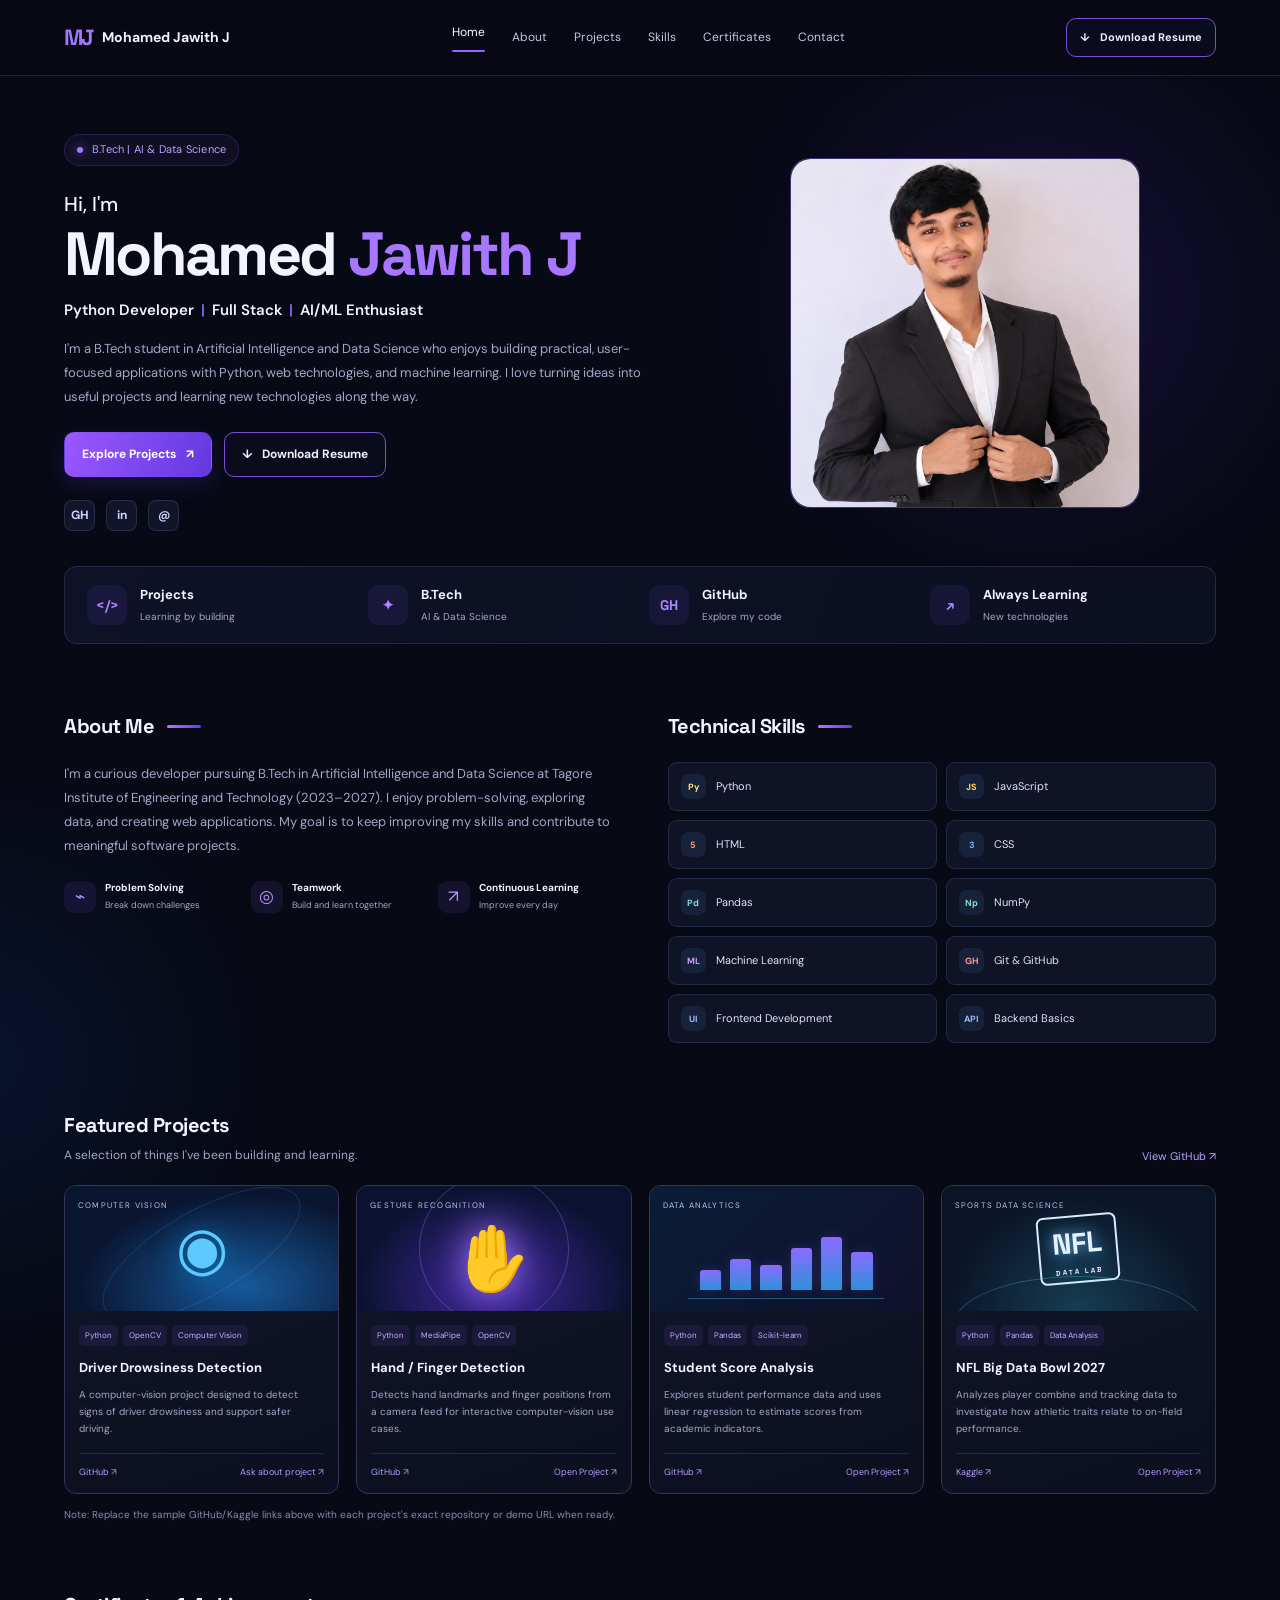
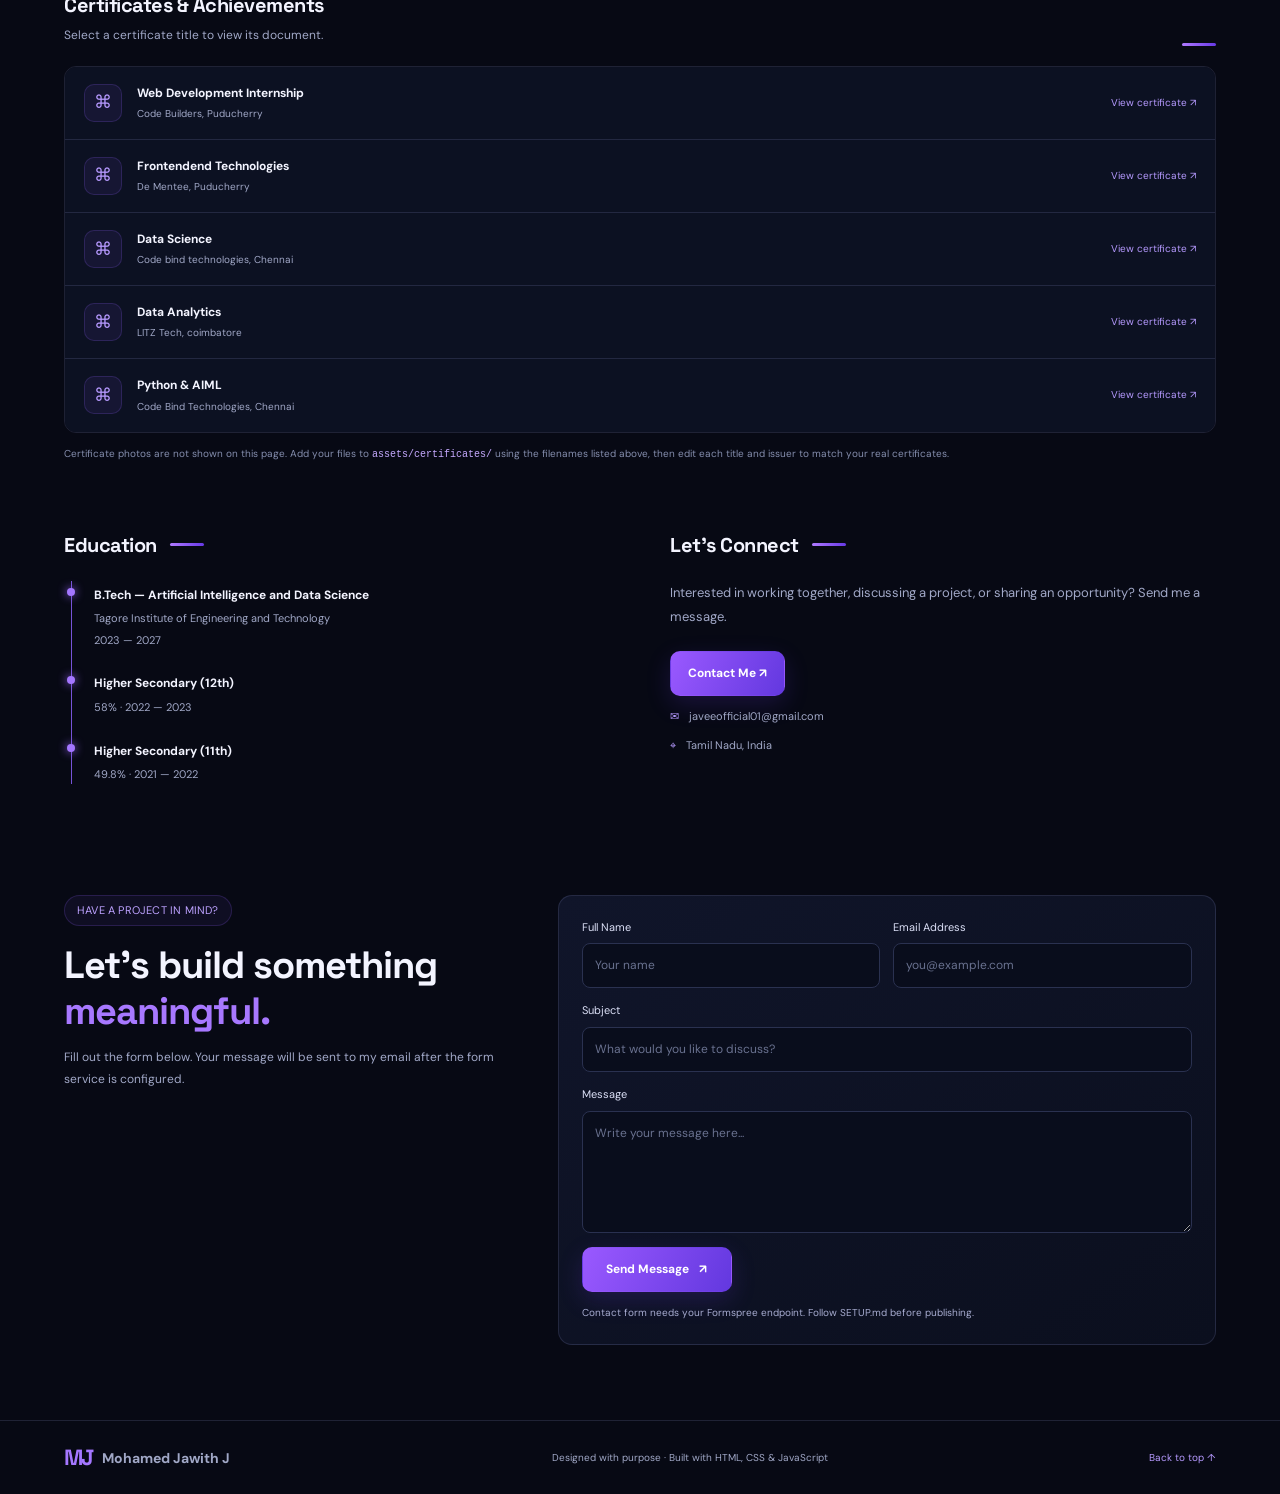
<file: index.html>
<!DOCTYPE html>
<html lang="en">
<head>
  <meta charset="UTF-8">
  <meta name="viewport" content="width=device-width, initial-scale=1.0">
  <meta name="theme-color" content="#070914">
  <meta name="description" content="Mohamed Jawith J — AI & Data Science student, Python and Full Stack Developer portfolio.">
  <title>Mohamed Jawith J | Developer Portfolio</title>
  <link rel="preconnect" href="https://fonts.googleapis.com">
  <link rel="preconnect" href="https://fonts.gstatic.com" crossorigin>
  <link href="https://fonts.googleapis.com/css2?family=DM+Sans:wght@400;500;600;700&family=Space+Grotesk:wght@400;500;600;700&display=swap" rel="stylesheet">
  <link rel="stylesheet" href="style.css">
</head>
<body>
  <div class="ambient ambient-one"></div><div class="ambient ambient-two"></div>
  <header class="site-header">
    <a class="brand" href="#home" aria-label="Mohamed Jawith home"><span class="brand-mark">MJ</span><span>Mohamed Jawith J</span></a>
    <button class="menu-toggle" id="menuToggle" aria-label="Open navigation" aria-expanded="false"><span></span><span></span><span></span></button>
    <nav class="nav" id="nav">
      <a class="nav-link active" href="#home">Home</a><a class="nav-link" href="#about">About</a>
      <a class="nav-link" href="#projects">Projects</a><a class="nav-link" href="#skills">Skills</a>
      <a class="nav-link" href="#certificates">Certificates</a><a class="nav-link" href="#contact">Contact</a>
    </nav>
    <a class="button button-outline header-resume" href="resume.pdf" target="_blank" rel="noreferrer"><span>↓</span> Download Resume</a>
  </header>

  <main>
   
<section class="hero section-wrap" id="home">
  <div class="hero-copy">
    <span class="eyebrow"><span class="status-dot"></span> B.Tech | AI &amp; Data Science</span>
    <p class="hero-intro">Hi, I'm</p>
    <h1>Mohamed <span>Jawith J</span></h1>
    <h2>Python Developer <i>|</i> Full Stack <i>|</i> AI/ML Enthusiast</h2>
    <p class="hero-description">I'm a B.Tech student in Artificial Intelligence and Data Science who enjoys building practical, user-focused applications with Python, web technologies, and machine learning. I love turning ideas into useful projects and learning new technologies along the way.</p>

    <div class="hero-actions">
      <a class="button button-primary" href="#projects">Explore Projects <span>↗</span></a>
      <a class="button button-outline" href="assets/resume.pdf" target="_blank" rel="noreferrer">↓ &nbsp; Download Resume</a>
    </div>

    <div class="social-links">
      <a href="https://github.com/javee73" target="_blank" rel="noreferrer" aria-label="GitHub">GH</a>
      <a href="https://www.linkedin.com/" target="_blank" rel="noreferrer" aria-label="LinkedIn">in</a>
      <a href="mailto:jawithj@gmail.com" aria-label="Email">@</a>
    </div>
  </div>

  <div class="hero-visual hero-photo">
    <img src="my-photo.png" alt="Mohamed Jawith" class="profile-photo" />
  </div>
</section>


    <section class="stats section-wrap" aria-label="Portfolio highlights">
      <div class="stat"><span class="stat-icon">&lt;/&gt;</span><div><strong>Projects</strong><small>Learning by building</small></div></div>
      <div class="stat"><span class="stat-icon">✦</span><div><strong>B.Tech</strong><small>AI &amp; Data Science</small></div></div>
      <div class="stat"><span class="stat-icon">GH</span><div><strong>GitHub</strong><small>Explore my code</small></div></div>
      <div class="stat"><span class="stat-icon">↗</span><div><strong>Always Learning</strong><small>New technologies</small></div></div>
    </section>

    <section class="section-wrap two-column section" id="about">
      <div>
        <div class="section-heading"><h2>About Me</h2><span></span></div>
        <p class="body-copy">I'm a curious developer pursuing B.Tech in Artificial Intelligence and Data Science at Tagore Institute of Engineering and Technology (2023–2027). I enjoy problem-solving, exploring data, and creating web applications. My goal is to keep improving my skills and contribute to meaningful software projects.</p>
        <div class="value-grid"><div class="value-item"><span>⌁</span><div><b>Problem Solving</b><small>Break down challenges</small></div></div><div class="value-item"><span>◎</span><div><b>Teamwork</b><small>Build and learn together</small></div></div><div class="value-item"><span>↗</span><div><b>Continuous Learning</b><small>Improve every day</small></div></div></div>
      </div>
      <div id="skills">
        <div class="section-heading"><h2>Technical Skills</h2><span></span></div>
        <div class="skill-grid">
          <div class="skill"><span class="skill-symbol python">Py</span>Python</div><div class="skill"><span class="skill-symbol js">JS</span>JavaScript</div>
          <div class="skill"><span class="skill-symbol html">5</span>HTML</div><div class="skill"><span class="skill-symbol css">3</span>CSS</div>
          <div class="skill"><span class="skill-symbol data">Pd</span>Pandas</div><div class="skill"><span class="skill-symbol data">Np</span>NumPy</div>
          <div class="skill"><span class="skill-symbol ai">ML</span>Machine Learning</div><div class="skill"><span class="skill-symbol git">GH</span>Git &amp; GitHub</div>
          <div class="skill"><span class="skill-symbol web">UI</span>Frontend Development</div><div class="skill"><span class="skill-symbol web">API</span>Backend Basics</div>
        </div>
      </div>
    </section>

    <section class="section-wrap section" id="projects">
      <div class="section-heading heading-with-link"><div><h2>Featured Projects</h2><p class="section-subtitle">A selection of things I've been building and learning.</p></div><a class="text-link" href="https://github.com/javee73" target="_blank" rel="noreferrer">View GitHub ↗</a></div>
      <div class="project-grid">
        
<article class="project-card">
  <div class="project-art art-drowsy">
    <div class="art-label">COMPUTER VISION</div>
    <div class="art-icon">◉</div>
    <div class="art-lines"></div>
  </div>
  <div class="project-content">
    <div class="tag-row">
      <span>Python</span><span>OpenCV</span><span>Computer Vision</span>
    </div>
    <h3>Driver Drowsiness Detection</h3>
    <p>A computer-vision project designed to detect signs of driver drowsiness and support safer driving.</p>
    <div class="project-links">
      <a href="https://github.com/javee73/Driver-Drowsiness-Detection" target="_blank" rel="noreferrer">GitHub ↗</a>
      <a href="#contact">Ask about project ↗</a>
    </div>
  </div>
</article>

<article class="project-card">
  <div class="project-art art-hand">
    <div class="art-label">GESTURE RECOGNITION</div>
    <div class="hand-art">✋</div>
    <div class="art-orb"></div>
  </div>
  <div class="project-content">
    <div class="tag-row">
      <span>Python</span><span>MediaPipe</span><span>OpenCV</span>
    </div>
    <h3>Hand / Finger Detection</h3>
    <p>Detects hand landmarks and finger positions from a camera feed for interactive computer-vision use cases.</p>
    <div class="project-links">
      <a href="https://github.com/javee73" target="_blank" rel="noreferrer">GitHub ↗</a>
      <a href="https://hand-finger-detection.onrender.com" target="_blank" rel="noreferrer">Open Project ↗</a>
      
    </div>
  </div>
</article>

<article class="project-card">
  <div class="project-art art-score">
    <div class="art-label">DATA ANALYTICS</div>
    <div class="mini-chart">
      <i style="height:35%"></i>
      <i style="height:55%"></i>
      <i style="height:44%"></i>
      <i style="height:75%"></i>
      <i style="height:95%"></i>
      <i style="height:68%"></i>
    </div>
  </div>
  <div class="project-content">
    <div class="tag-row">
      <span>Python</span><span>Pandas</span><span>Scikit-learn</span>
    </div>
    <h3>Student Score Analysis</h3>
    <p>Explores student performance data and uses linear regression to estimate scores from academic indicators.</p>
    <div class="project-links">
      <a href="https://github.com/javee73" target="_blank" rel="noreferrer">GitHub ↗</a>
      <a href="https://javee-student-performance-predictor.streamlit.app/" target="_blank" rel="noreferrer">Open Project ↗</a>
    </div>
  </div>
</article>

<article class="project-card">
  <div class="project-art art-nfl">
    <div class="art-label">SPORTS DATA SCIENCE</div>
    <div class="nfl-mark">NFL<span>DATA LAB</span></div>
    <div class="stadium-lines"></div>
  </div>
  <div class="project-content">
    <div class="tag-row">
      <span>Python</span><span>Pandas</span><span>Data Analysis</span>
    </div>
    <h3>NFL Big Data Bowl 2027</h3>
    <p>Analyzes player combine and tracking data to investigate how athletic traits relate to on-field performance.</p>
    <div class="project-links">
      <a href="https://www.kaggle.com/" target="_blank" rel="noreferrer">Kaggle ↗</a>
      <a href="https://javee-nfl-data-bowl.streamlit.app/" target="_blank" rel="noreferrer">Open Project ↗</a>
    </div>
  </div>
</article>
</div>
      <p class="note">Note: Replace the sample GitHub/Kaggle links above with each project's exact repository or demo URL when ready.</p>
    </section>

    <section class="section-wrap section" id="certificates">
      <div class="section-heading heading-with-link"><div><h2>Certificates &amp; Achievements</h2><p class="section-subtitle">Select a certificate title to view its document.</p></div><span class="section-count"></span></div>
      <div class="certificate-list" id="certificateList">
        
<button class="certificate-row" data-certificate="web-development-certificate.jpg" data-title="15 Days Web Development Internship">
  <span class="certificate-icon">⌘</span>
  <span class="certificate-info">
    <strong> Web Development Internship</strong>
    <small>Code Builders, Puducherry</small>
  </span>
  <span class="certificate-open">View certificate ↗</span>
</button>

<button class="certificate-row" data-certificate="De Mentee-certificate.jpg" data-title="de menyee">
  <span class="certificate-icon">⌘</span>
  <span class="certificate-info">
    <strong> Frontendend Technologies </strong>
    <small>De Mentee, Puducherry</small>
  </span>
  <span class="certificate-open">View certificate ↗</span>
</button>

<button class="certificate-row" data-certificate="code bind technologies-certificate.jpg" data-title="code bind technologies">
  <span class="certificate-icon">⌘</span>
  <span class="certificate-info">
    <strong> Data Science </strong>
    <small>Code bind technologies, Chennai</small>
  </span>
  <span class="certificate-open">View certificate ↗</span>
</button>

<button class="certificate-row" data-certificate="LITZ Tech-certificate.jpg" data-title="LITZ Tech">
  <span class="certificate-icon">⌘</span>
  <span class="certificate-info">
    <strong> Data Analytics</strong>
    <small>LITZ Tech, coimbatore</small>
  </span>
  <span class="certificate-open">View certificate ↗</span>
</button>

<button class="certificate-row" data-certificate="Python & AIML-certificate.png" data-title="Python & AIML">
  <span class="certificate-icon">⌘</span>
  <span class="certificate-info">
    <strong> Python & AIML</strong>
    <small>Code Bind Technologies, Chennai</small>
  </span>
  <span class="certificate-open">View certificate ↗</span>
</button>

        </div>
      <p class="note">Certificate photos are not shown on this page. Add your files to <code>assets/certificates/</code> using the filenames listed above, then edit each title and issuer to match your real certificates.</p>
    </section>

    <section class="section-wrap section lower-grid">
      <div id="education"><div class="section-heading"><h2>Education</h2><span></span></div><div class="timeline"><div class="timeline-item"><b>B.Tech — Artificial Intelligence and Data Science</b><p>Tagore Institute of Engineering and Technology</p><small>2023 — 2027</small></div><div class="timeline-item"><b>Higher Secondary (12th)</b><p>58% · 2022 — 2023</p></div><div class="timeline-item"><b>Higher Secondary (11th)</b><p>49.8% · 2021 — 2022</p></div></div></div>
      <div><div class="section-heading"><h2>Let's Connect</h2><span></span></div><p class="body-copy">Interested in working together, discussing a project, or sharing an opportunity? Send me a message.</p><a class="button button-primary" href="#contact">Contact Me ↗</a><div class="contact-short"><span>✉</span><a href="mailto:javeeofficial01@gmail.com">javeeofficial01@gmail.com</a></div><div class="contact-short"><span>⌖</span><span>Tamil Nadu, India</span></div></div>
    </section>

    <section class="section-wrap section contact-section" id="contact">
      <div class="contact-heading"><span class="eyebrow">HAVE A PROJECT IN MIND?</span><h2>Let's build something <span>meaningful.</span></h2><p>Fill out the form below. Your message will be sent to my email after the form service is configured.</p></div>
      <form class="contact-form" id="contactForm">
        <div class="form-row"><label>Full Name<input type="text" name="name" placeholder="Your name" required maxlength="100"></label><label>Email Address<input type="email" name="email" placeholder="you@example.com" required maxlength="150"></label></div>
        <label>Subject<input type="text" name="subject" placeholder="What would you like to discuss?" required maxlength="160"></label>
        <label>Message<textarea name="message" rows="5" placeholder="Write your message here..." required maxlength="5000"></textarea></label>
        <button class="button button-primary submit-button" type="submit">Send Message <span>↗</span></button>
        <p class="form-status" id="formStatus" role="status" aria-live="polite">Contact form needs your Formspree endpoint. Follow SETUP.md before publishing.</p>
      </form>
    </section>
  </main>
  <footer class="footer"><a class="brand" href="#home"><span class="brand-mark">MJ</span><span>Mohamed Jawith J</span></a><p>Designed with purpose · Built with HTML, CSS &amp; JavaScript</p><a href="#home" class="back-top">Back to top ↑</a></footer>

  <div class="modal" id="certificateModal" aria-hidden="true" role="dialog" aria-modal="true" aria-labelledby="modalTitle">
    <div class="modal-backdrop" data-close-modal></div><div class="modal-panel"><div class="modal-header"><div><small>CERTIFICATE PREVIEW</small><h2 id="modalTitle">Certificate</h2></div><button class="modal-close" id="modalClose" aria-label="Close certificate">×</button></div><div class="certificate-preview" id="certificatePreview"><p>Certificate preview will appear here after you add the image or PDF.</p></div><a class="button button-outline modal-open-file" id="openCertificate" href="#" target="_blank" rel="noreferrer">Open file in new tab ↗</a></div>
  </div>
  <script src="script.js"></script>
</body>
</html>
</file>
<file: style.css>
:root {
    --bg:#070914;
    --panel:#0d1124;
    --panel2:#10162c;
    --line:rgba(157,164,221,.16);
    --text:#f3f4ff;
    --muted:#a1a8c7;
    --purple:#9a63ff;
    --purple2:#6739e6;
    --cyan:#61d7ff;
    --font:'DM Sans',sans-serif;
    --display:'Space Grotesk',sans-serif
}

* {
    box-sizing:border-box
}

html {
    scroll-behavior:smooth;
    scroll-padding-top:90px
}

body {
    margin:0;
    background:var(--bg);
    color:var(--text);
    font-family:var(--font);
    line-height:1.6;
    overflow-x:hidden
}

a {
    color:inherit;
    text-decoration:none
}

button,input,textarea {
    font:inherit
}

.ambient {
    position:absolute;
    pointer-events:none;
    filter:blur(100px);
    opacity:.16;
    border-radius:50%;
    z-index:-1
}

.ambient-one {
    width:360px;
    height:360px;
    background:#6a35ff;
    top:120px;
    right:5%
}

.ambient-two {
    width:320px;
    height:320px;
    background:#1555c7;
    top:900px;
    left:-180px
}

.site-header {
    height:76px;
    padding:0 max(calc((100% - 1180px)/2),5%);
    display:flex;
    align-items:center;
    justify-content:space-between;
    gap:24px;
    border-bottom:1px solid var(--line);
    background:rgba(7,9,20,.86);
    backdrop-filter:blur(16px);
    position:sticky;
    top:0;
    z-index:10
}

.brand {
    display:flex;
    align-items:center;
    gap:10px;
    font-weight:700;
    white-space:nowrap;
    font-size:14px
}

.brand-mark {
    font-family:var(--display);
    font-size:22px;
    font-weight:700;
    letter-spacing:-2px;
    color:#a477ff
}

.nav {
    display:flex;
    align-items:center;
    gap:27px
}

.nav-link {
    font-size:12px;
    color:#c5c9df;
    transition:.2s
}

.nav-link:hover,.nav-link.active {
    color:#fff
}

.nav-link.active:after {
    content:"";
    display:block;
    height:2px;
    background:var(--purple);
    margin-top:7px;
    border-radius:3px
}

.button {
    display:inline-flex;
    align-items:center;
    justify-content:center;
    gap:10px;
    border-radius:10px;
    padding:12px 17px;
    font-size:12px;
    font-weight:700;
    border:1px solid transparent;
    transition:transform .2s,border-color .2s,background .2s;
    cursor:pointer
}

.button:hover {
    transform:translateY(-2px)
}

.button-primary {
    background:linear-gradient(115deg,#9a59ff,#6338df);
    box-shadow:0 8px 25px #6b3bea30;
    color:white
}

.button-outline {
    border-color:#7650d2;
    background:rgba(12,14,32,.7);
    color:#f2edff
}

.header-resume {
    padding:10px 13px;
    font-size:11px
}

.menu-toggle {
    display:none;
    background:transparent;
    border:0
}

.section-wrap {
    width:min(1180px,90%);
    margin-inline:auto
}

.hero {
    min-height:445px;
    display:grid;
    grid-template-columns:1.1fr .9fr;
    align-items:center;
    padding-top:58px;
    padding-bottom:35px;
    gap:35px
}



.hero-visual.hero-photo {
    width: 100%;
    max-width: 350px;
    height: 330px;
    justify-self: end;
    overflow: visible;
    border-radius: 20px;
}

.hero-visual.hero-photo .profile-photo {
    width: 100%;
    height: auto;
    min-height: 0;
    object-fit: unset;
    object-position: center;
    display: block;
    border-radius: 20px;
}



.eyebrow {
    display:inline-flex;
    align-items:center;
    gap:9px;
    border:1px solid #8b5cf633;
    background:#8b5cf611;
    color:#bda2ff;
    padding:6px 12px;
    border-radius:30px;
    font-size:11px;
    letter-spacing:.2px
}

.status-dot {
    width:6px;
    height:6px;
    border-radius:50%;
    background:#a778ff;
    box-shadow:0 0 12px #a778ff
}

.hero-intro {
    margin:22px 0 0;
    font-size:20px;
    font-weight:500
}

.hero h1 {
    font-family:var(--display);
    font-size:clamp(38px,5vw,61px);
    letter-spacing:-2.7px;
    line-height:1.12;
    margin:0 0 10px
}

.hero h1 span,.contact-heading h2 span {
    color:#a778ff
}

.hero h2 {
    font-size:15px;
    margin:0 0 15px;
    font-weight:600
}

.hero h2 i {
    font-style:normal;
    color:#8d67ef;
    padding:0 3px
}

.hero-description,.body-copy {
    color:var(--muted);
    font-size:13px;
    line-height:1.85;
    max-width:580px
}

.hero-actions {
    display:flex;
    flex-wrap:wrap;
    gap:12px;
    margin-top:23px
}

.social-links {
    display:flex;
    gap:11px;
    margin-top:23px
}

.social-links a {
    width:31px;
    height:31px;
    border:1px solid var(--line);
    background:#11152a;
    border-radius:8px;
    display:grid;
    place-items:center;
    font-size:12px;
    font-weight:700;
    color:#d7d1ff
}


.hero-visual.hero-photo {
  width: 100%;
  max-width: 350px;
  height: auto;
  margin: 0 auto;
  overflow: visible;
  border-radius: 20px;
  border: 1px solid rgba(160, 110, 255, 0.35);
  background: #111225;
}


.hero-visual.hero-photo .profile-photo {
  width: 100%;
  height: 100%;
  display: block;
  object-fit: cover;
  object-position: center;
}



.orbit {
    position:absolute;
    border:1px solid #8c5cff45;
    border-radius:50%;
    transform:rotate(-25deg)
}

.orbit-large {
    width:300px;
    height:300px;
    box-shadow:0 0 70px #6338df1b,inset 0 0 55px #6338df0d
}

.orbit-small {
    width:230px;
    height:230px;
    border-color:#51a6ff4a
}

.visual-glow {
    position:absolute;
    width:240px;
    height:240px;
    border-radius:50%;
    background:#6e3bff;
    filter:blur(90px);
    opacity:.3
}

.code-window {
    position:relative;
    width:min(390px,95%);
    border:1px solid #7561b45e;
    border-radius:15px;
    background:linear-gradient(135deg,#14182fef,#090d1bfa);
    box-shadow:0 25px 80px #0008,0 0 45px #653be31c;
    transform:rotate(-2deg);
    overflow:hidden
}

.window-top {
    height:37px;
    border-bottom:1px solid var(--line);
    display:flex;
    align-items:center;
    gap:5px;
    padding:0 12px;
    color:#737b9f
}

.window-top span {
    height:7px;
    width:7px;
    border-radius:50%;
    background:#ff6685
}

.window-top span:nth-child(2) {
    background:#ffc65a
}

.window-top span:nth-child(3) {
    background:#63dc9c
}

.window-top b {
    font-size:10px;
    font-weight:500;
    margin-left:12px
}

.code-window pre {
    padding:19px 21px 24px;
    margin:0;
    font-size:12px;
    line-height:1.95;
    color:#dce4ff;
    white-space:pre-wrap
}

.code-purple {
    color:#c59aff
}

.code-green {
    color:#8be3be
}

.floating-chip {
    position:absolute;
    background:#10152a;
    border:1px solid #8b68e84f;
    box-shadow:0 12px 35px #0005;
    border-radius:10px;
    padding:10px 13px;
    font-size:10px;
    color:#e1d7ff
}

.chip-one {
    top:38px;
    right:2px
}

.chip-two {
    bottom:28px;
    left:0
}

.stats {
    display:grid;
    grid-template-columns:repeat(4,1fr);
    border:1px solid var(--line);
    border-radius:13px;
    background:linear-gradient(110deg,#0d1227,#0b0f20);
    padding:18px 22px;
    gap:18px
}

.stat {
    display:flex;
    align-items:center;
    gap:13px
}

.stat-icon {
    width:40px;
    height:40px;
    display:grid;
    place-items:center;
    border-radius:11px;
    background:#7949e41c;
    color:#ad87ff;
    font-family:var(--display);
    font-weight:700;
    font-size:14px
}

.stat strong,.stat small {
    display:block
}

.stat strong {
    font-size:13px
}

.stat small {
    font-size:10px;
    color:var(--muted);
    margin-top:3px
}

.section {
    padding-top:66px
}

.two-column {
    display:grid;
    grid-template-columns:1fr 1fr;
    gap:55px
}

.section-heading {
    display:flex;
    align-items:center;
    gap:13px;
    margin-bottom:20px
}

.section-heading h2 {
    font-family:var(--display);
    font-size:20px;
    margin:0;
    letter-spacing:-.5px
}

.section-heading>span {
    height:3px;
    width:34px;
    border-radius:5px;
    background:linear-gradient(90deg,#b07aff,#6739e6)
}

.body-copy {
    margin:0 0 22px
}

.value-grid {
    display:grid;
    grid-template-columns:repeat(3,1fr);
    gap:12px
}

.value-item {
    display:flex;
    align-items:center;
    gap:9px
}

.value-item>span {
    display:grid;
    place-items:center;
    width:32px;
    height:32px;
    border-radius:9px;
    background:#8a5aff1c;
    color:#b89aff;
    font-size:17px
}

.value-item b,.value-item small {
    display:block
}

.value-item b {
    font-size:10px
}

.value-item small {
    font-size:9px;
    color:var(--muted);
    margin-top:2px
}

.skill-grid {
    display:grid;
    grid-template-columns:repeat(2,1fr);
    gap:9px
}

.skill {
    border:1px solid var(--line);
    background:#0e1326;
    border-radius:9px;
    padding:11px 12px;
    display:flex;
    align-items:center;
    gap:10px;
    font-size:11px;
    color:#dfe3fa
}

.skill-symbol {
    display:grid;
    place-items:center;
    width:25px;
    height:25px;
    border-radius:7px;
    font-size:9px;
    font-weight:700;
    background:#18213a;
    color:#9db7ff
}

.python {
    color:#ffe07a
}

.js {
    color:#ffdc62
}

.html {
    color:#ff9a71
}

.css {
    color:#78b8ff
}

.data {
    color:#83e1d3
}

.ai {
    color:#c3a1ff
}

.git {
    color:#ff9a8b
}

.web {
    color:#9cb9ff
}

.heading-with-link {
    justify-content:space-between;
    align-items:end
}

.heading-with-link>div {
    max-width:75%
}

.section-subtitle {
    font-size:12px;
    color:var(--muted);
    margin:5px 0 0
}

.text-link {
    font-size:11px;
    color:#bda2ff;
    white-space:nowrap
}

.project-grid {
    display:grid;
    grid-template-columns:repeat(4,1fr);
    gap:17px
}

.project-card {
    border:1px solid #373457;
    border-radius:12px;
    overflow:hidden;
    background:linear-gradient(160deg,#11162b,#0b0f1e);
    transition:transform .25s,border-color .25s
}

.project-card:hover {
    transform:translateY(-5px);
    border-color:#9166ed
}

.project-art {
    height:125px;
    position:relative;
    overflow:hidden;
    display:flex;
    align-items:center;
    justify-content:center;
    background:#0c1831
}

.art-label {
    position:absolute;
    top:13px;
    left:13px;
    font-size:8px;
    letter-spacing:1.2px;
    color:#b7c5ed
}

.art-drowsy {
    background:radial-gradient(ellipse at 65% 80%,#175a9c,#0a1530 65%)
}

.art-icon {
    font-size:60px;
    color:#5dcaff;
    text-shadow:0 0 30px #00aaff80
}

.art-lines {
    position:absolute;
    inset:25px 25px 15px;
    border:1px solid #65caff25;
    border-radius:50%;
    transform:rotate(-30deg)
}

.art-hand {
    background:radial-gradient(ellipse at 50% 80%,#4229a1,#0b1230 70%)
}

.hand-art {
    font-size:62px;
    filter:drop-shadow(0 0 18px #a77aff);
    margin-top:20px
}

.art-orb {
    position:absolute;
    width:150px;
    height:150px;
    border:1px solid #a77aff55;
    border-radius:50%
}

.art-score {
    background:linear-gradient(135deg,#0a1d36,#10112c)
}

.mini-chart {
    display:flex;
    align-items:end;
    gap:9px;
    height:65px;
    width:72%;
    margin-top:35px;
    padding:0 12px 8px;
    border-bottom:1px solid #57d9ff55
}

.mini-chart i {
    display:block;
    flex:1;
    background:linear-gradient(#8c6bff,#2d91d8);
    border-radius:3px 3px 0 0;
    box-shadow:0 0 12px #7866ff38
}

.art-nfl {
    background:radial-gradient(ellipse at 50% 100%,#173d52,#0a1426 68%)
}

.nfl-mark {
    font-family:var(--display);
    font-size:29px;
    font-weight:700;
    color:#e7f0ff;
    border:2px solid #d8e8ff;
    border-radius:7px;
    padding:3px 13px;
    transform:rotate(-5deg);
    text-shadow:0 0 15px #60b7ff
}

.nfl-mark span {
    display:block;
    font-size:7px;
    text-align:center;
    letter-spacing:2px
}

.stadium-lines {
    position:absolute;
    bottom:-65px;
    width:250px;
    height:100px;
    border:1px solid #66d4ff45;
    border-radius:50%
}

.project-content {
    padding:14px
}

.tag-row {
    display:flex;
    flex-wrap:wrap;
    gap:5px
}

.tag-row span {
    font-size:8px;
    color:#c5b2ff;
    background:#8b5cf61a;
    padding:4px 6px;
    border-radius:5px
}

.project-content h3 {
    font-size:13px;
    margin:12px 0 7px
}

.project-content p {
    font-size:10px;
    color:var(--muted);
    line-height:1.7;
    min-height:54px;
    margin:0
}

.project-links {
    display:flex;
    justify-content:space-between;
    gap:8px;
    border-top:1px solid var(--line);
    margin-top:13px;
    padding-top:11px
}

.project-links a {
    font-size:9px;
    color:#b69aff
}

.note {
    font-size:10px;
    color:#858eae;
    margin:13px 0 0
}

.note code {
    color:#c6aaff
}

.section-count {
    font-size:9px;
    letter-spacing:1px;
    color:#9e85df
}

.certificate-list {
    border:1px solid var(--line);
    border-radius:12px;
    overflow:hidden
}

.certificate-row {
    width:100%;
    display:flex;
    align-items:center;
    gap:15px;
    padding:17px 19px;
    text-align:left;
    background:#0c1122;
    color:var(--text);
    border:0;
    border-bottom:1px solid var(--line);
    cursor:pointer;
    transition:background .2s
}

.certificate-row:last-child {
    border-bottom:0
}

.certificate-row:hover {
    background:#15152d
}

.certificate-icon {
    display:grid;
    place-items:center;
    width:38px;
    height:38px;
    border:1px solid #8b5cf633;
    border-radius:10px;
    background:#8b5cf614;
    color:#b79aff;
    font-size:18px
}

.certificate-info {
    flex:1
}

.certificate-info strong,.certificate-info small {
    display:block
}

.certificate-info strong {
    font-size:12px
}

.certificate-info small {
    font-size:10px;
    color:var(--muted);
    margin-top:3px
}

.certificate-open {
    font-size:10px;
    color:#b69aff;
    white-space:nowrap
}

.lower-grid {
    display:grid;
    grid-template-columns:1fr 1fr;
    gap:60px
}

.timeline {
    border-left:1px solid #7653d7;
    margin-left:7px;
    padding-left:22px
}

.timeline-item {
    position:relative;
    margin-bottom:20px
}

.timeline-item:before {
    content:"";
    position:absolute;
    width:8px;
    height:8px;
    background:#a477ff;
    border-radius:50%;
    left:-27px;
    top:7px;
    box-shadow:0 0 10px #9b68ff
}

.timeline-item b {
    font-size:12px
}

.timeline-item p,.timeline-item small {
    display:block;
    font-size:11px;
    color:var(--muted);
    margin:4px 0 0
}

.contact-short {
    display:flex;
    gap:10px;
    align-items:center;
    color:var(--muted);
    font-size:11px;
    margin-top:12px
}

.contact-short span:first-child {
    color:#b69aff
}

.contact-section {
    display:grid;
    grid-template-columns:.8fr 1.2fr;
    gap:55px;
    align-items:start;
    margin-top:25px;
    padding-bottom:75px
}

.contact-heading h2 {
    font-family:var(--display);
    font-size:clamp(26px,3vw,38px);
    line-height:1.2;
    letter-spacing:-1px;
    margin:17px 0 13px
}

.contact-heading p {
    font-size:12px;
    color:var(--muted);
    line-height:1.8
}

.contact-form {
    padding:23px;
    border:1px solid var(--line);
    border-radius:14px;
    background:linear-gradient(145deg,#10152a,#0b0f1e)
}

.contact-form label {
    display:block;
    color:#dce0f7;
    font-size:11px;
    margin-bottom:14px
}

.form-row {
    display:grid;
    grid-template-columns:1fr 1fr;
    gap:13px
}

.contact-form input,.contact-form textarea {
    display:block;
    width:100%;
    margin-top:7px;
    border:1px solid #2a3150;
    border-radius:8px;
    background:#090d1c;
    color:var(--text);
    padding:12px;
    font-size:12px;
    outline:none;
    resize:vertical
}

.contact-form input:focus,.contact-form textarea:focus {
    border-color:#8d63ed;
    box-shadow:0 0 0 3px #8d63ed19
}

.contact-form input::placeholder,.contact-form textarea::placeholder {
    color:#69718f
}

.submit-button {
    min-width:150px
}

.form-status {
    font-size:10px;
    color:#a7acd0;
    margin:12px 0 0;
    line-height:1.7
}

.footer {
    min-height:75px;
    border-top:1px solid var(--line);
    display:flex;
    align-items:center;
    justify-content:space-between;
    gap:20px;
    padding:18px 5%;
    color:var(--muted)
}

.footer p,.back-top {
    font-size:10px
}

.back-top {
    color:#b69aff
}

.modal {
    position:fixed;
    inset:0;
    z-index:30;
    display:none;
    align-items:center;
    justify-content:center;
    padding:20px
}

.modal.open {
    display:flex
}

.modal-backdrop {
    position:absolute;
    inset:0;
    background:#02030be8;
    backdrop-filter:blur(8px)
}

.modal-panel {
    position:relative;
    width:min(760px,100%);
    max-height:90vh;
    overflow:auto;
    background:#0d1124;
    border:1px solid #4e437a;
    border-radius:15px;
    padding:20px;
    box-shadow:0 30px 100px #000a
}

.modal-header {
    display:flex;
    justify-content:space-between;
    align-items:center;
    margin-bottom:15px
}

.modal-header small {
    color:#a78bfa;
    font-size:9px;
    letter-spacing:1.5px
}

.modal-header h2 {
    font-size:18px;
    margin:3px 0
}

.modal-close {
    background:#191d35;
    border:1px solid var(--line);
    border-radius:8px;
    color:#fff;
    font-size:24px;
    width:38px;
    height:38px;
    cursor:pointer
}

.certificate-preview {
    min-height:250px;
    display:grid;
    place-items:center;
    border:1px dashed #41486b;
    border-radius:10px;
    background:#080b18;
    color:var(--muted);
    text-align:center;
    padding:20px
}

.certificate-preview img {
    max-width:100%;
    max-height:60vh;
    object-fit:contain
}

.certificate-preview iframe {
    width:100%;
    height:60vh;
    border:0;
    background:white
}

.modal-open-file {
    margin-top:15px
}

.no-scroll {
    overflow:hidden
}

@media(max-width:1000px) {
    .site-header {
        padding-inline:5%;
        gap:14px
    }

    .nav {
        gap:14px
    }

    .nav-link {
        font-size:11px
    }

    .header-resume {
        font-size:0
    }

    .header-resume span {
        font-size:14px
    }

    .project-grid {
        grid-template-columns:repeat(2,1fr)
    }

    .hero {
        gap:15px
    }

    .two-column {
        gap:30px
    }

    .stats {
        padding:15px;
        gap:10px
    }

    .stat {
        gap:8px
    }

}

@media(max-width:720px) {
    .site-header {
        height:68px
    }

    .menu-toggle {
        display:flex;
        flex-direction:column;
        gap:5px;
        padding:9px;
        order:3
    }

    .menu-toggle span {
        width:22px;
        height:2px;
        background:#e8e5ff;
        border-radius:2px
    }

    .nav {
        display:none;
        position:absolute;
        top:67px;
        left:0;
        right:0;
        padding:18px 5%;
        background:#090c1bf7;
        border-bottom:1px solid var(--line);
        flex-direction:column;
        align-items:stretch;
        gap:4px
    }

    .nav.open {
        display:flex
    }

    .nav-link {
        padding:9px 4px;
        font-size:13px
    }

    .nav-link.active:after {
        display:none
    }

    .header-resume {
        margin-left:auto
    }

    .brand {
        font-size:12px
    }

    .brand-mark {
        font-size:20px
    }

    .hero {
        grid-template-columns:1fr;
        padding-top:42px;
        gap:10px
    }

    .hero h1 {
        font-size:43px
    }

    .hero h2 {
        font-size:13px
    }

    .hero-visual {
        height:290px;
        order:0;
        max-width:450px;
        width:100%;
        margin:0 auto
    }

    .code-window {
        max-width:360px
    }

    .code-window pre {
        font-size:10px
    }

    .chip-one {
        right:0
    }

    .chip-two {
        left:0
    }

    .stats {
        grid-template-columns:repeat(2,1fr);
        padding:15px
    }

    .stat-icon {
        width:34px;
        height:34px
    }

    .stat strong {
        font-size:11px
    }

    .stat small {
        font-size:9px
    }

    .section {
        padding-top:48px
    }

    .two-column,.lower-grid,.contact-section {
        grid-template-columns:1fr;
        gap:35px
    }

    .value-grid {
        gap:7px
    }

    .value-item {
        align-items:flex-start;
        gap:6px
    }

    .value-item b {
        font-size:9px
    }

    .value-item small {
        font-size:8px
    }

    .skill-grid {
        grid-template-columns:repeat(2,1fr)
    }

    .project-grid {
        gap:11px
    }

    .project-art {
        height:105px
    }

    .project-content {
        padding:11px
    }

    .project-content h3 {
        font-size:12px
    }

    .project-content p {
        font-size:10px
    }

    .project-links {
        flex-direction:column;
        gap:7px
    }

    .certificate-row {
        padding:14px 12px;
        gap:10px
    }

    .certificate-open {
        font-size:0
    }

    .certificate-open:after {
        content:"↗";
        font-size:15px
    }

    .certificate-info strong {
        font-size:11px
    }

    .certificate-info small {
        font-size:9px
    }

    .section-count {
        font-size:7px
    }

    .contact-section {
        padding-bottom:48px
    }

    .contact-form {
        padding:16px
    }

    .form-row {
        grid-template-columns:1fr;
        gap:0
    }

    .footer {
        flex-wrap:wrap;
        justify-content:center;
        text-align:center
    }

    .footer p {
        width:100%;
        order:3;
        margin:0
    }

    .footer .brand {
        margin-right:auto
    }

    .back-top {
        margin-left:auto
    }

}

@media(max-width:420px) {
    .section-wrap {
        width:91%
    }

    .hero h1 {
        font-size:37px;
        letter-spacing:-1.7px
    }

    .hero-visual {
        height:255px
    }

    .orbit-large {
        width:245px;
        height:245px
    }

    .orbit-small {
        width:190px;
        height:190px
    }

    .code-window pre {
        font-size:9px;
        padding:15px
    }

    .floating-chip {
        font-size:9px;
        padding:8px
    }

    .project-grid {
        grid-template-columns:1fr
    }

    .project-art {
        height:135px
    }

    .project-links {
        flex-direction:row
    }

    .heading-with-link {
        align-items:flex-start
    }

    .section-heading h2 {
        font-size:18px
    }

}
</file>
